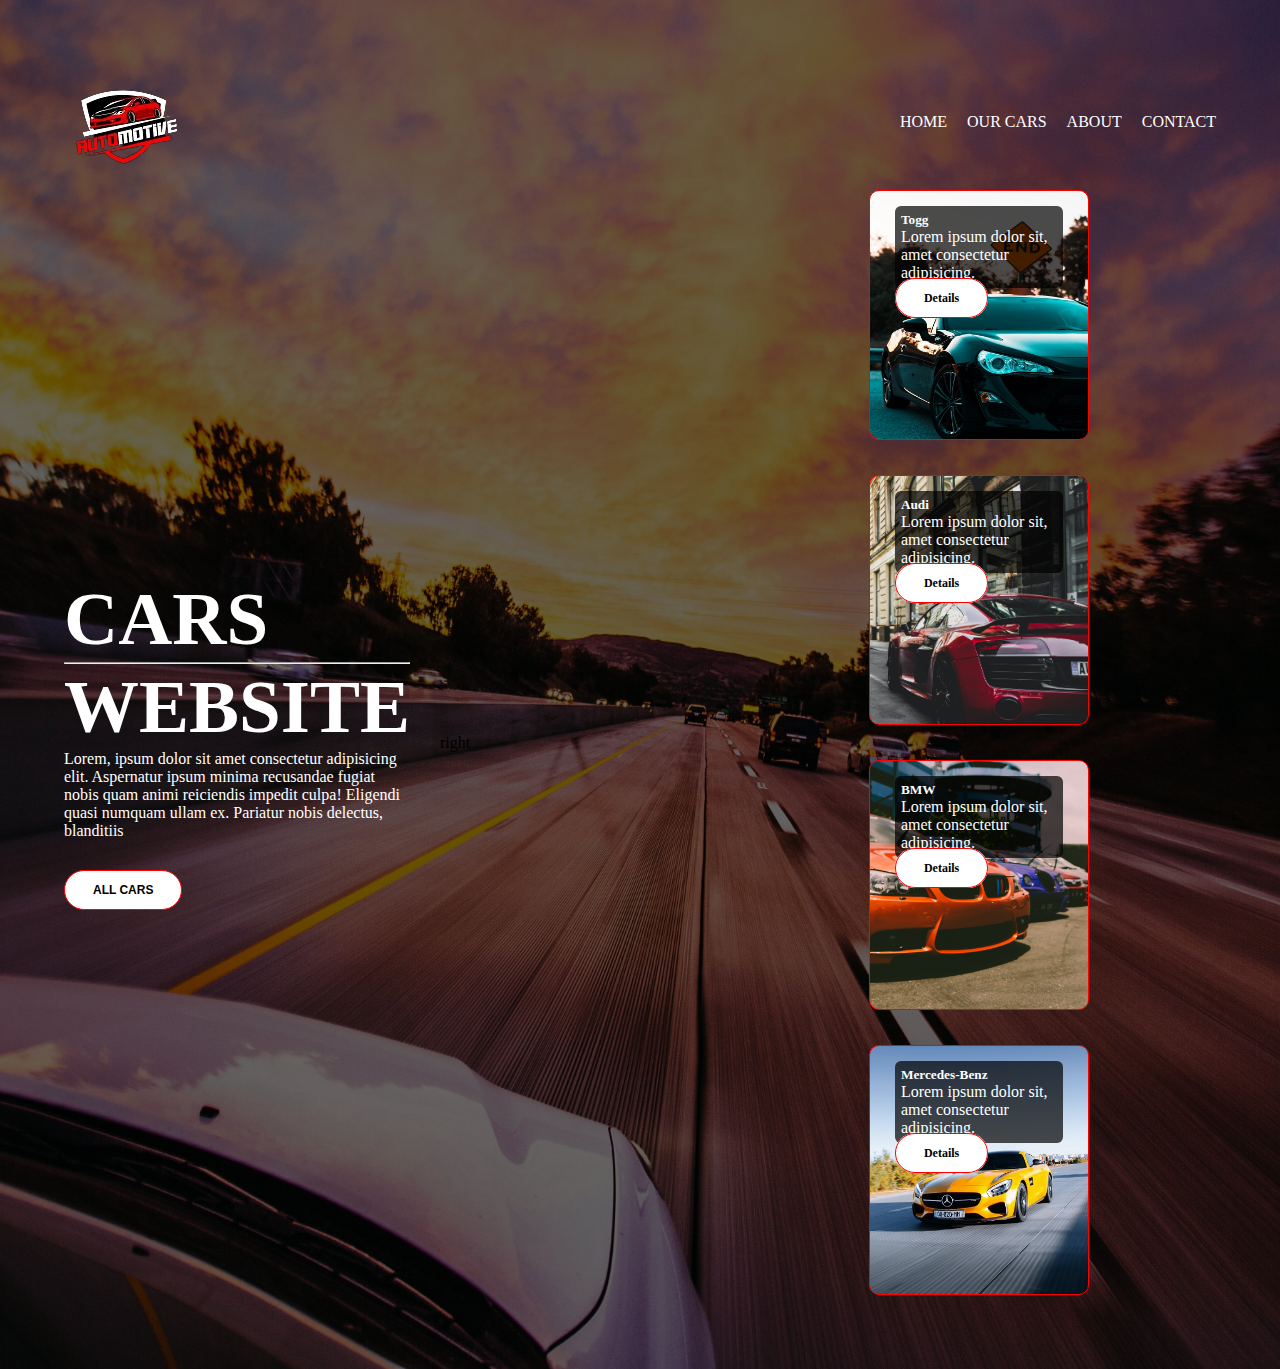
<file: index.html>
<!DOCTYPE html>
<html lang="en">

<head>
    <meta charset="UTF-8">
    <meta name="viewport" content="width=device-width, initial-scale=1.0">
    <link rel="stylesheet" href="https://cdnjs.cloudflare.com/ajax/libs/font-awesome/6.7.2/css/all.min.css"
        integrity="sha512-Evv84Mr4kqVGRNSgIGL/F/aIDqQb7xQ2vcrdIwxfjThSH8CSR7PBEakCr51Ck+w+/U6swU2Im1vVX0SVk9ABhg=="
        crossorigin="anonymous" referrerpolicy="no-referrer" />
    <title>Cars Website</title>
    <link rel="stylesheet" href="style.css">
</head>

<body>


    <div class="container">
        <div class="navbar">

            <a href="#">
                <img src="logo.png" alt="logo">
            </a>
            <nav>
                <ul>
                    <li><a href="index.html">HOME</a></li>
                    <li><a href="ourcars.html">OUR CARS</a></li>
                    <li><a href="about.html">ABOUT</a></li>
                    <li><a href="contact.html">CONTACT</a></li>
                   
                </ul>
            </nav>
        </div>

        <div class="row">
            <div class="col">
                <h1>CARS
                    <hr>
                    WEBSITE
                </h1>
                <p class="desc">
                    Lorem, ipsum dolor sit amet consectetur
                    adipisicing elit. Aspernatur ipsum minima
                    recusandae fugiat nobis quam animi reiciendis
                    impedit culpa! Eligendi quasi numquam ullam ex.
                    Pariatur nobis delectus, blanditiis
                </p>
                <button class="btn">ALL CARS</button>
            </div>
            <div class="col">right</div>
            <div class="cards">
                <div class="card card-1">
                    <div class="card-head">
                        <h5>Togg</h5>
                        <p>
                            Lorem ipsum dolor sit,
                            amet consectetur adipisicing.
                        </p>
                    </div>
                    
                    <a href="togg.html" class="btn">Details</a>
                    
                </div>



                <div class="card card-2">
                    <div class="card-head">
                        <h5>Audi</h5>
                        <p>
                            Lorem ipsum dolor sit,
                            amet consectetur adipisicing.
                        </p>
                    </div>
                   
                    <a href="audi.html" class="btn">Details</a>
                    
                </div>



                <div class="card card-3">
                    <div class="card-head">
                        <h5>BMW</h5>
                        <p>
                            Lorem ipsum dolor sit,
                            amet consectetur adipisicing.
                        </p>
                    </div>
                    
                    <a href="bmw.html" class="btn">Details</a>
                    
                </div>



                <div class="card card-4">
                    <div class="card-head">
                        <h5>Mercedes-Benz</h5>
                        <p>
                            Lorem ipsum dolor sit,
                            amet consectetur adipisicing.
                        </p>
                    </div>
                        
                    <a href="mercedes-benz.html" class="btn">Details</a>
                    
                </div>

            </div>
        </div>
    </div>
</body>

</html>
</file>
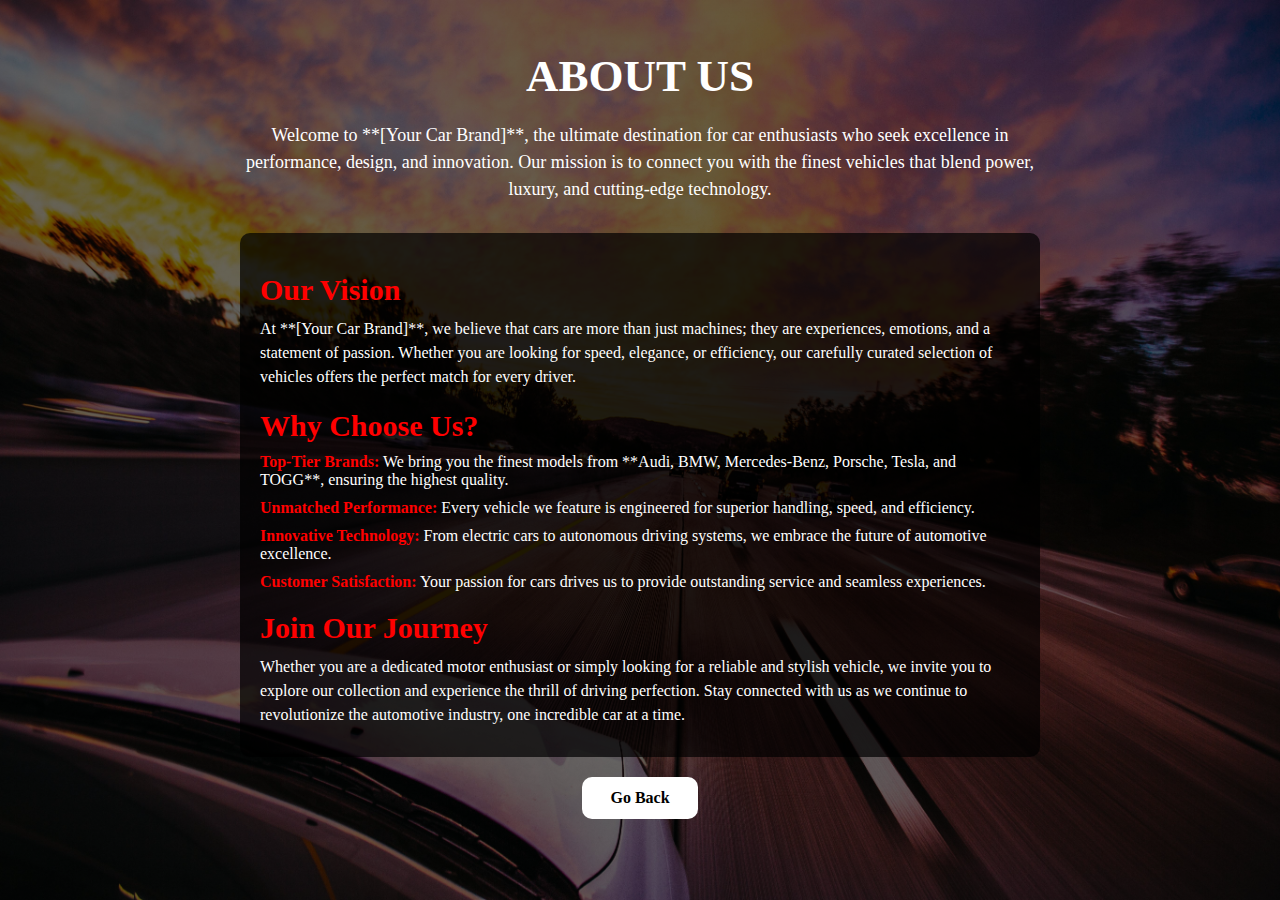
<file: about.html>
<!DOCTYPE html>
<html lang="en">
<head>
    <meta charset="UTF-8">
    <meta name="viewport" content="width=device-width, initial-scale=1.0">
    <title>About Us</title>
    <link rel="stylesheet" href="about.css">
</head>
<body>

    <div class="container">
        <h1>ABOUT US</h1>
        <p class="intro">
            Welcome to **[Your Car Brand]**, the ultimate destination for car enthusiasts who seek excellence in performance, design, and innovation.
            Our mission is to connect you with the finest vehicles that blend power, luxury, and cutting-edge technology.
        </p>

        <div class="content">
            <h2>Our Vision</h2>
            <p>
                At **[Your Car Brand]**, we believe that cars are more than just machines; they are experiences, emotions, and a statement of passion.
                Whether you are looking for speed, elegance, or efficiency, our carefully curated selection of vehicles offers the perfect match for every driver.
            </p>

            <h2>Why Choose Us?</h2>
            <ul>
                <li><strong>Top-Tier Brands:</strong> We bring you the finest models from **Audi, BMW, Mercedes-Benz, Porsche, Tesla, and TOGG**, ensuring the highest quality.</li>
                <li><strong>Unmatched Performance:</strong> Every vehicle we feature is engineered for superior handling, speed, and efficiency.</li>
                <li><strong>Innovative Technology:</strong> From electric cars to autonomous driving systems, we embrace the future of automotive excellence.</li>
                <li><strong>Customer Satisfaction:</strong> Your passion for cars drives us to provide outstanding service and seamless experiences.</li>
            </ul>

            <h2>Join Our Journey</h2>
            <p>
                Whether you are a dedicated motor enthusiast or simply looking for a reliable and stylish vehicle, we invite you to explore our collection and experience the thrill of driving perfection.
                Stay connected with us as we continue to revolutionize the automotive industry, one incredible car at a time.
            </p>
        </div>

        <a href="index.html" class="btn">Go Back</a>
    </div>

</body>
</html>
</file>
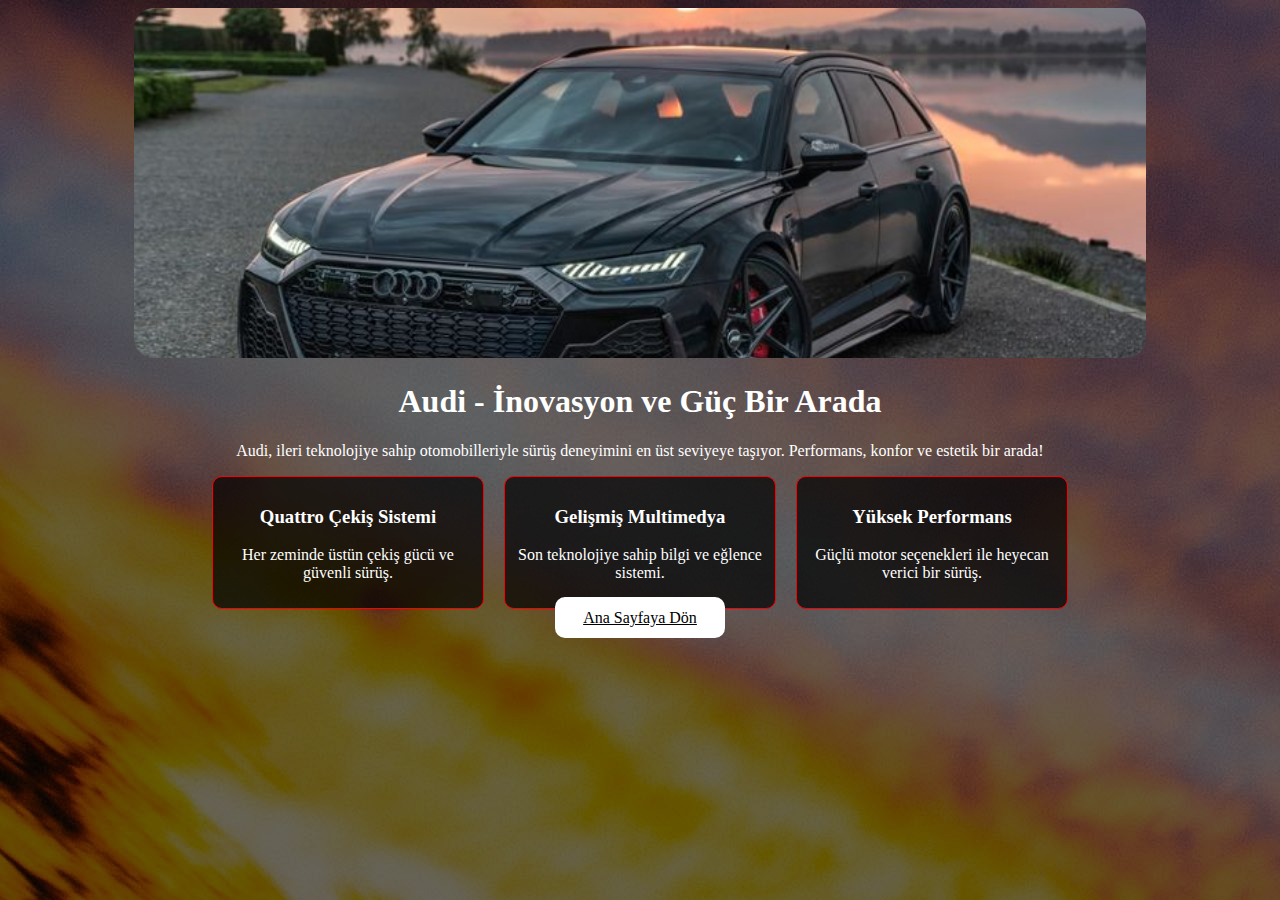
<file: audi.html>
<!DOCTYPE html>
<html lang="en">
<head>
    <meta charset="UTF-8">
    <meta name="viewport" content="width=device-width, initial-scale=1.0">
    <title>Audi</title>
    <link rel="stylesheet" href="audi.css">
</head>
<body>

    <div class="container">
        <img src="audi.jpeg" alt="Audi Banner" class="banner">
        <h1>Audi - İnovasyon ve Güç Bir Arada</h1>
        <p class="desc">
            Audi, ileri teknolojiye sahip otomobilleriyle sürüş deneyimini en üst seviyeye taşıyor. 
            Performans, konfor ve estetik bir arada!
        </p>
        
        <div class="specs">
            <div class="spec">
                <h3>Quattro Çekiş Sistemi</h3>
                <p>Her zeminde üstün çekiş gücü ve güvenli sürüş.</p>
            </div>
            <div class="spec">
                <h3>Gelişmiş Multimedya</h3>
                <p>Son teknolojiye sahip bilgi ve eğlence sistemi.</p>
            </div>
            <div class="spec">
                <h3>Yüksek Performans</h3>
                <p>Güçlü motor seçenekleri ile heyecan verici bir sürüş.</p>
            </div>
        </div>
        
        <a href="index.html" class="btn">Ana Sayfaya Dön</a>
    </div>

</body>
</html>
</file>
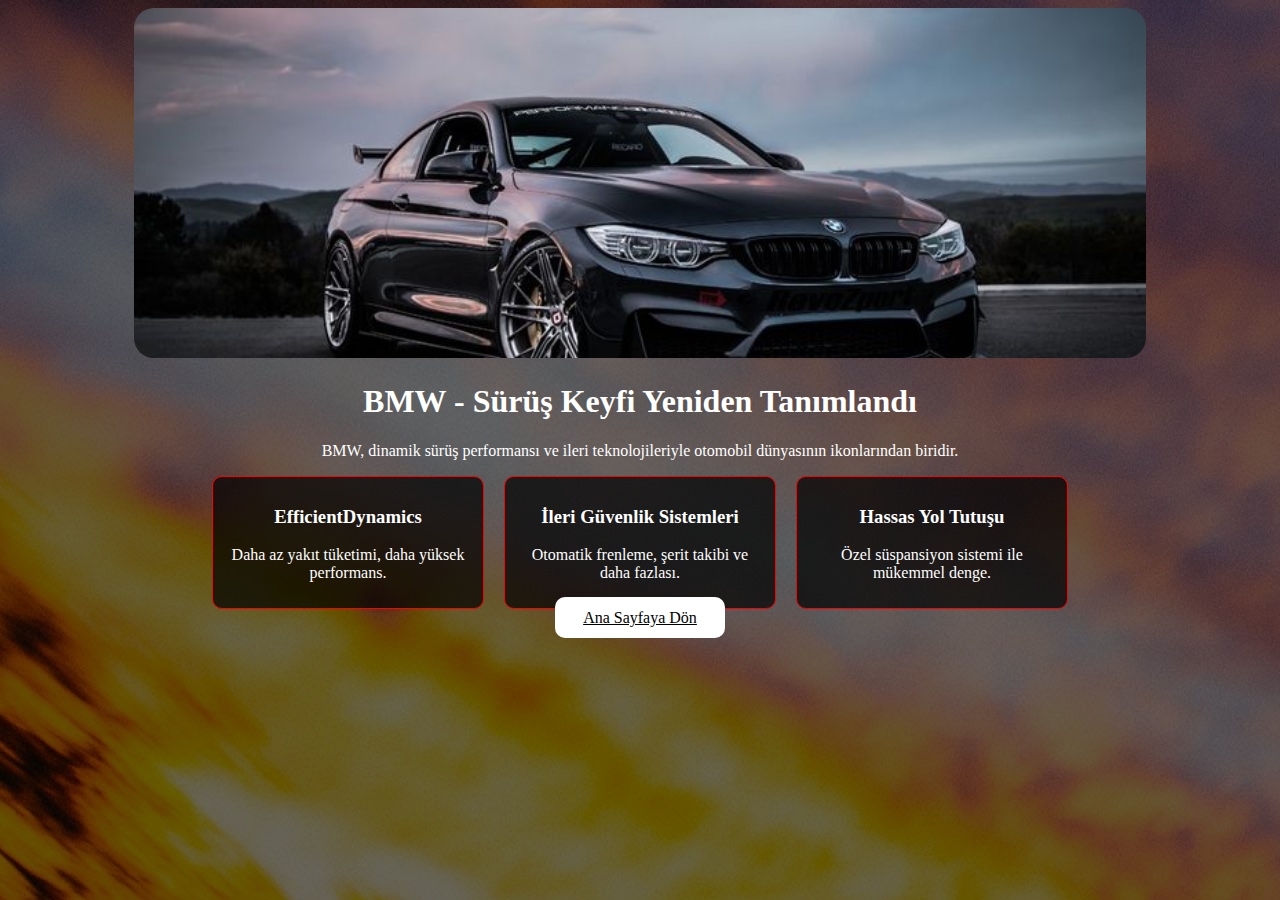
<file: bmw.html>
<!DOCTYPE html>
<html lang="en">
<head>
    <meta charset="UTF-8">
    <meta name="viewport" content="width=device-width, initial-scale=1.0">
    <title>BMW</title>
    <link rel="stylesheet" href="bmw.css">
</head>
<body>

    <div class="container">
        <img src="bmw.jpeg" alt="BMW Banner" class="banner">
        <h1>BMW - Sürüş Keyfi Yeniden Tanımlandı</h1>
        <p class="desc">
            BMW, dinamik sürüş performansı ve ileri teknolojileriyle otomobil dünyasının ikonlarından biridir. 
        </p>
        
        <div class="specs">
            <div class="spec">
                <h3>EfficientDynamics</h3>
                <p>Daha az yakıt tüketimi, daha yüksek performans.</p>
            </div>
            <div class="spec">
                <h3>İleri Güvenlik Sistemleri</h3>
                <p>Otomatik frenleme, şerit takibi ve daha fazlası.</p>
            </div>
            <div class="spec">
                <h3>Hassas Yol Tutuşu</h3>
                <p>Özel süspansiyon sistemi ile mükemmel denge.</p>
            </div>
        </div>
        
        <a href="index.html" class="btn">Ana Sayfaya Dön</a>
    </div>

</body>
</html>
</file>
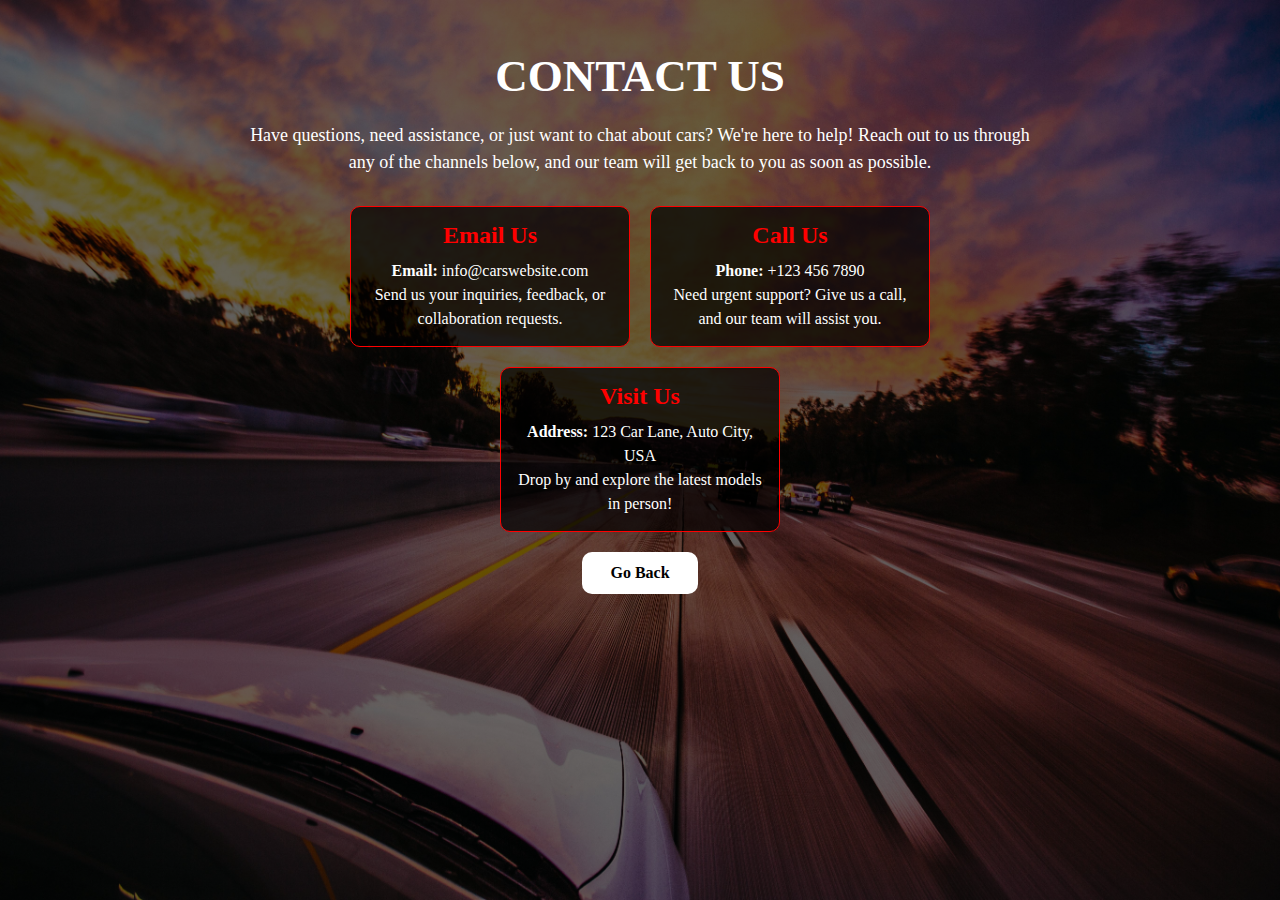
<file: contact.html>
<!DOCTYPE html>
<html lang="en">
<head>
    <meta charset="UTF-8">
    <meta name="viewport" content="width=device-width, initial-scale=1.0">
    <title>Contact Us</title>
    <link rel="stylesheet" href="contact.css">
</head>
<body>

    <div class="container">
        <h1>CONTACT US</h1>
        <p class="intro">
            Have questions, need assistance, or just want to chat about cars? We're here to help! Reach out to us through any of the channels below, and our team will get back to you as soon as possible.
        </p>

        <div class="contact-info">
            <div class="contact-box">
                <h2>Email Us</h2>
                <p><strong>Email:</strong> info@carswebsite.com</p>
                <p>Send us your inquiries, feedback, or collaboration requests.</p>
            </div>
            
            <div class="contact-box">
                <h2>Call Us</h2>
                <p><strong>Phone:</strong> +123 456 7890</p>
                <p>Need urgent support? Give us a call, and our team will assist you.</p>
            </div>

            <div class="contact-box">
                <h2>Visit Us</h2>
                <p><strong>Address:</strong> 123 Car Lane, Auto City, USA</p>
                <p>Drop by and explore the latest models in person!</p>
            </div>
        </div>

        <a href="index.html" class="btn">Go Back</a>
    </div>

</body>
</html>
</file>
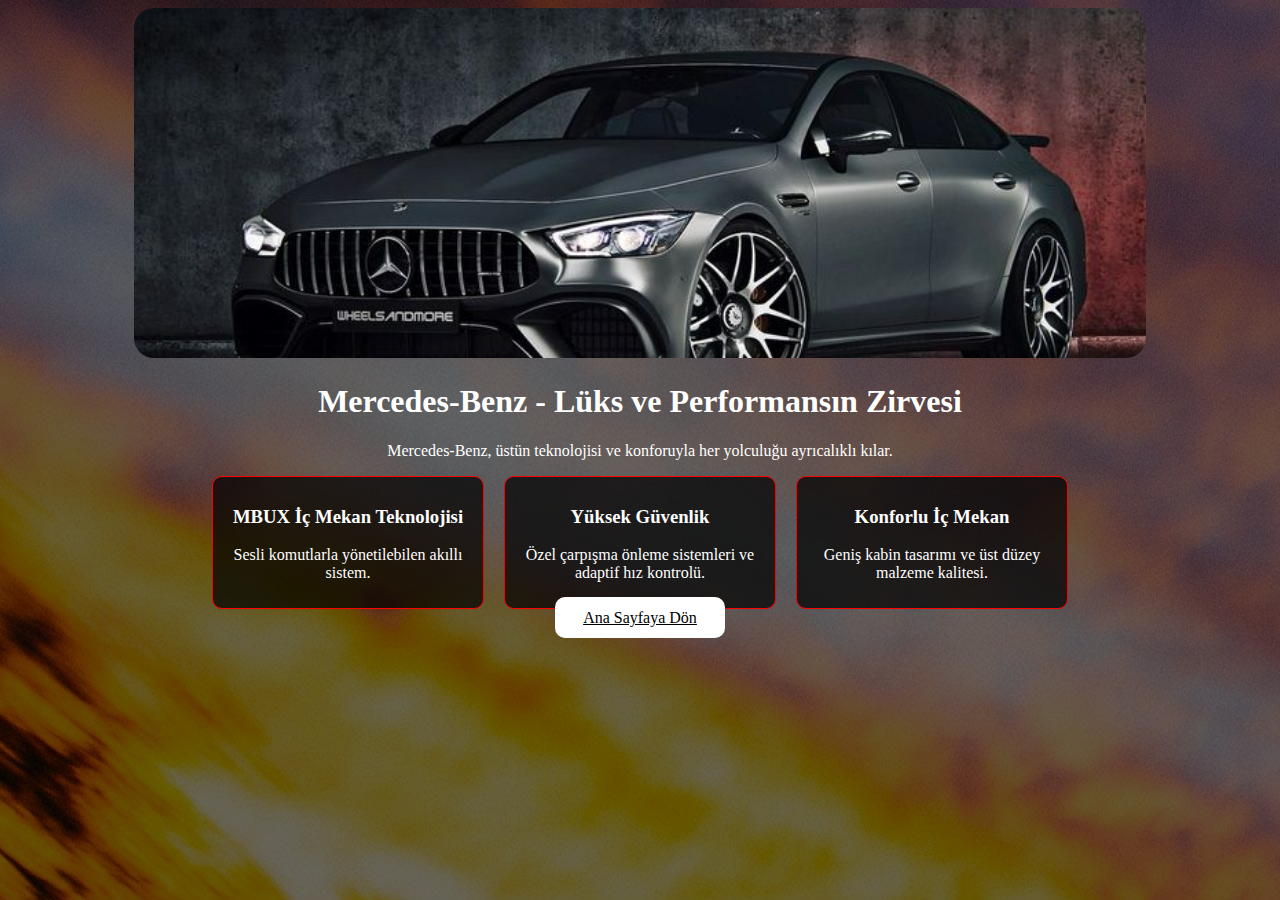
<file: mercedes-benz.html>
<!DOCTYPE html>
<html lang="en">
<head>
    <meta charset="UTF-8">
    <meta name="viewport" content="width=device-width, initial-scale=1.0">
    <title>Mercedes-Benz</title>
    <link rel="stylesheet" href="mercedes-benz.css  ">
</head>
<body>

    <div class="container">
        <img src="mercedes-benz.jpeg" alt="Mercedes-Benz Banner" class="banner">
        <h1>Mercedes-Benz - Lüks ve Performansın Zirvesi</h1>
        <p class="desc">
            Mercedes-Benz, üstün teknolojisi ve konforuyla her yolculuğu ayrıcalıklı kılar.
        </p>
        
        <div class="specs">
            <div class="spec">
                <h3>MBUX İç Mekan Teknolojisi</h3>
                <p>Sesli komutlarla yönetilebilen akıllı sistem.</p>
            </div>
            <div class="spec">
                <h3>Yüksek Güvenlik</h3>
                <p>Özel çarpışma önleme sistemleri ve adaptif hız kontrolü.</p>
            </div>
            <div class="spec">
                <h3>Konforlu İç Mekan</h3>
                <p>Geniş kabin tasarımı ve üst düzey malzeme kalitesi.</p>
            </div>
        </div>
        
        <a href="index.html" class="btn">Ana Sayfaya Dön</a>
    </div>

</body>
</html>
</file>
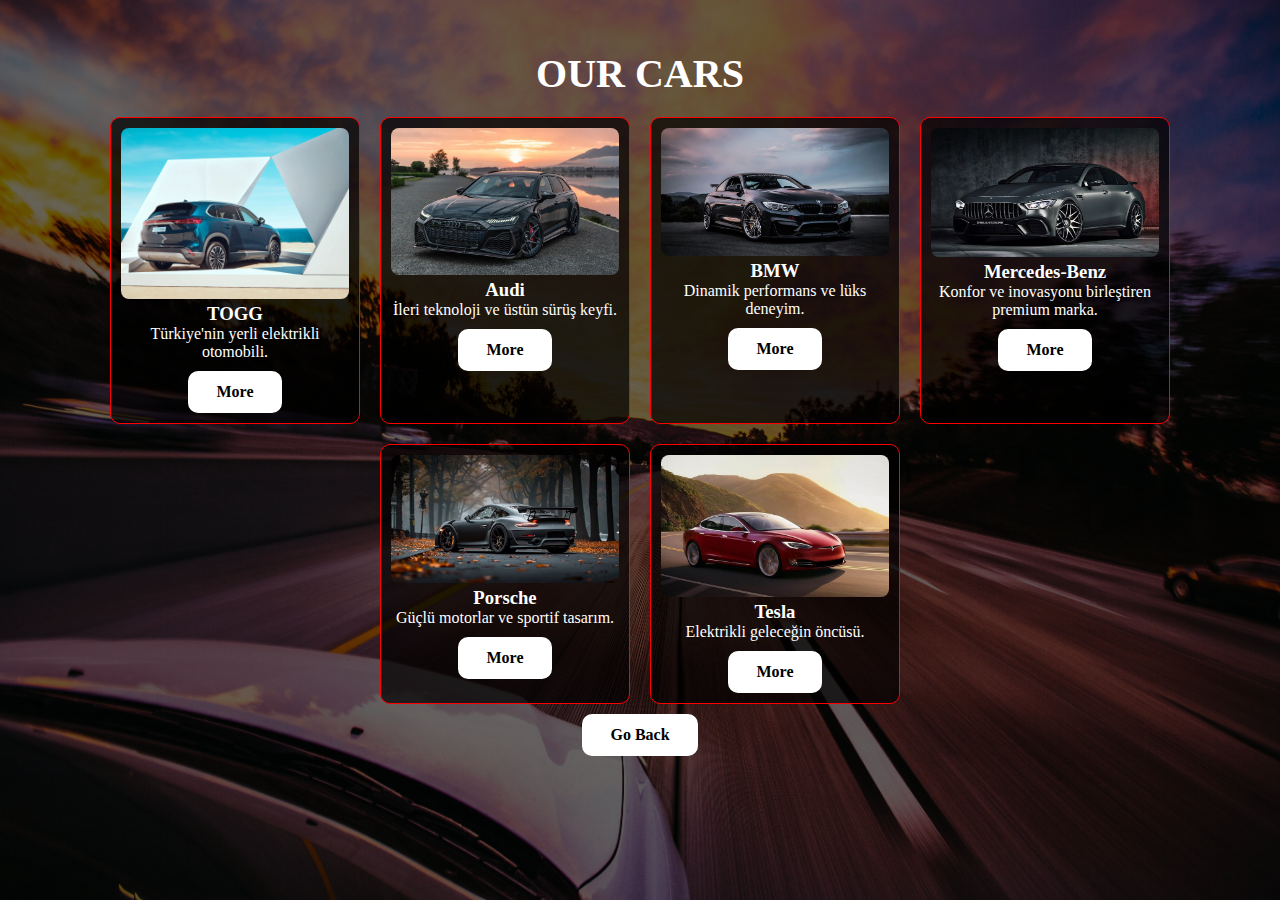
<file: ourcars.html>
<!DOCTYPE html>
<html lang="en">
<head>
    <meta charset="UTF-8">
    <meta name="viewport" content="width=device-width, initial-scale=1.0">
    <title>Our Cars</title>
    <link rel="stylesheet" href="ourcars.css">
</head>
<body>

    <div class="container">
        <h1>OUR CARS</h1>
        <div class="car-list">
            <div class="car">
                <img src="togg.jpeg" alt="TOGG">
                <h3>TOGG</h3>
                <p>Türkiye'nin yerli elektrikli otomobili.</p>
                <a href="togg.html" class="btn">More</a>
            </div>
            <div class="car">
                <img src="audi.jpeg" alt="Audi">
                <h3>Audi</h3>
                <p>İleri teknoloji ve üstün sürüş keyfi.</p>
                <a href="audi.html" class="btn">More</a>
            </div>
            <div class="car">
                <img src="bmw.jpeg" alt="BMW">
                <h3>BMW</h3>
                <p>Dinamik performans ve lüks deneyim.</p>
                <a href="bmw.html" class="btn">More</a>
            </div>
            <div class="car">
                <img src="mercedes-benz.jpeg" alt="Mercedes-Benz">
                <h3>Mercedes-Benz</h3>
                <p>Konfor ve inovasyonu birleştiren premium marka.</p>
                <a href="mercedes.html" class="btn">More</a>
            </div>
            <div class="car">
                <img src="porcshe.jpeg" alt="Porsche">
                <h3>Porsche</h3>
                <p>Güçlü motorlar ve sportif tasarım.</p>
                <a href="porsche.html" class="btn">More</a>
            </div>
            <div class="car">
                <img src="tesla.jpeg" alt="Tesla">
                <h3>Tesla</h3>
                <p>Elektrikli geleceğin öncüsü.</p>
                <a href="tesla.html" class="btn">More</a>
            </div>
        </div>
        <a href="index.html" class="btn">Go Back</a>
    </div>

</body>
</html>
</file>
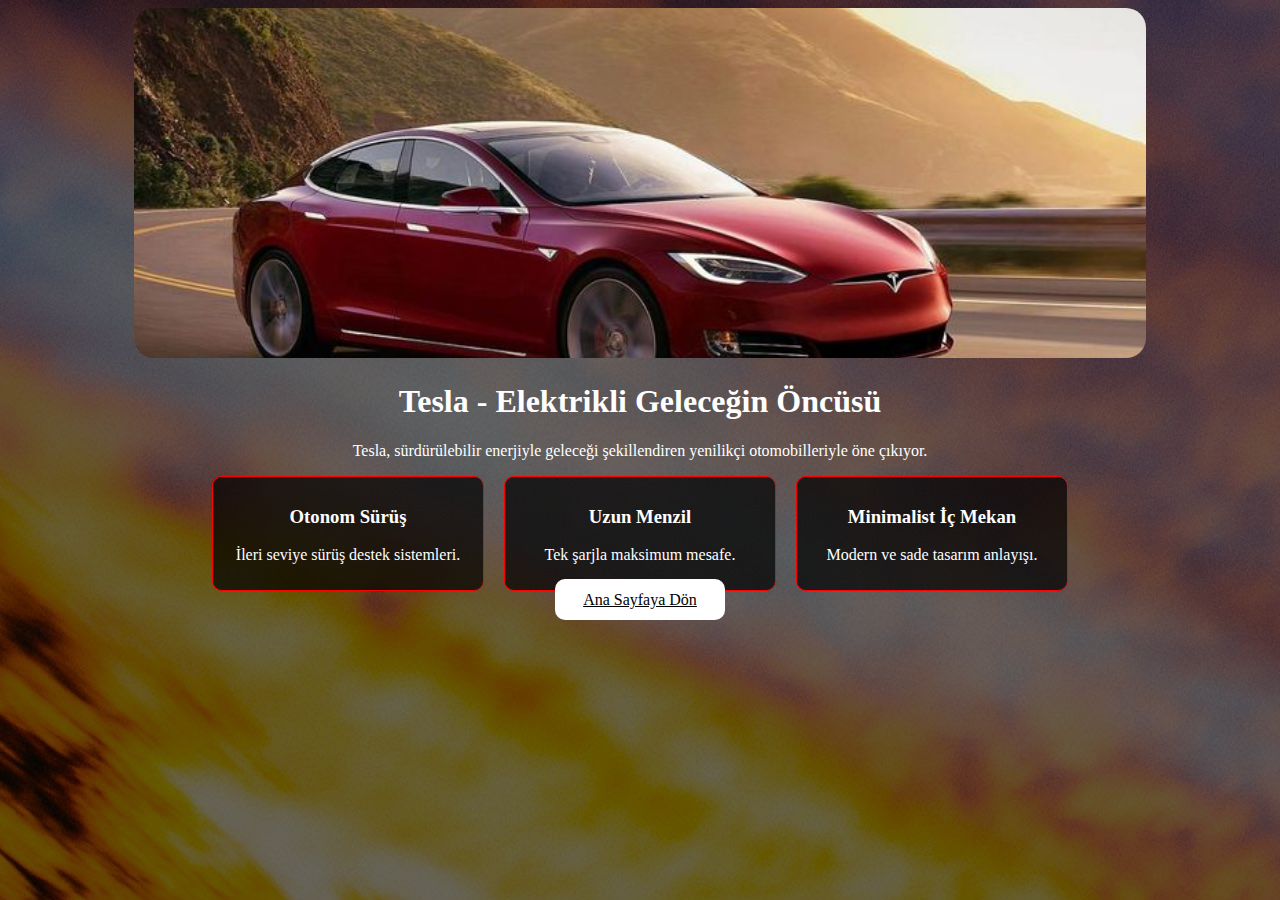
<file: tesla.html>
<!DOCTYPE html>
<html lang="en">
<head>
    <meta charset="UTF-8">
    <meta name="viewport" content="width=device-width, initial-scale=1.0">
    <title>Tesla</title>
    <link rel="stylesheet" href="tesla.css">
</head>
<body>

    <div class="container">
        <img src="tesla.jpeg" alt="Tesla Banner" class="banner">
        <h1>Tesla - Elektrikli Geleceğin Öncüsü</h1>
        <p class="desc">
            Tesla, sürdürülebilir enerjiyle geleceği şekillendiren yenilikçi otomobilleriyle öne çıkıyor.
        </p>
        
        <div class="specs">
            <div class="spec">
                <h3>Otonom Sürüş</h3>
                <p>İleri seviye sürüş destek sistemleri.</p>
            </div>
            <div class="spec">
                <h3>Uzun Menzil</h3>
                <p>Tek şarjla maksimum mesafe.</p>
            </div>
            <div class="spec">
                <h3>Minimalist İç Mekan</h3>
                <p>Modern ve sade tasarım anlayışı.</p>
            </div>
        </div>
        
        <a href="index.html" class="btn">Ana Sayfaya Dön</a>
    </div>

</body>
</html>
</file>
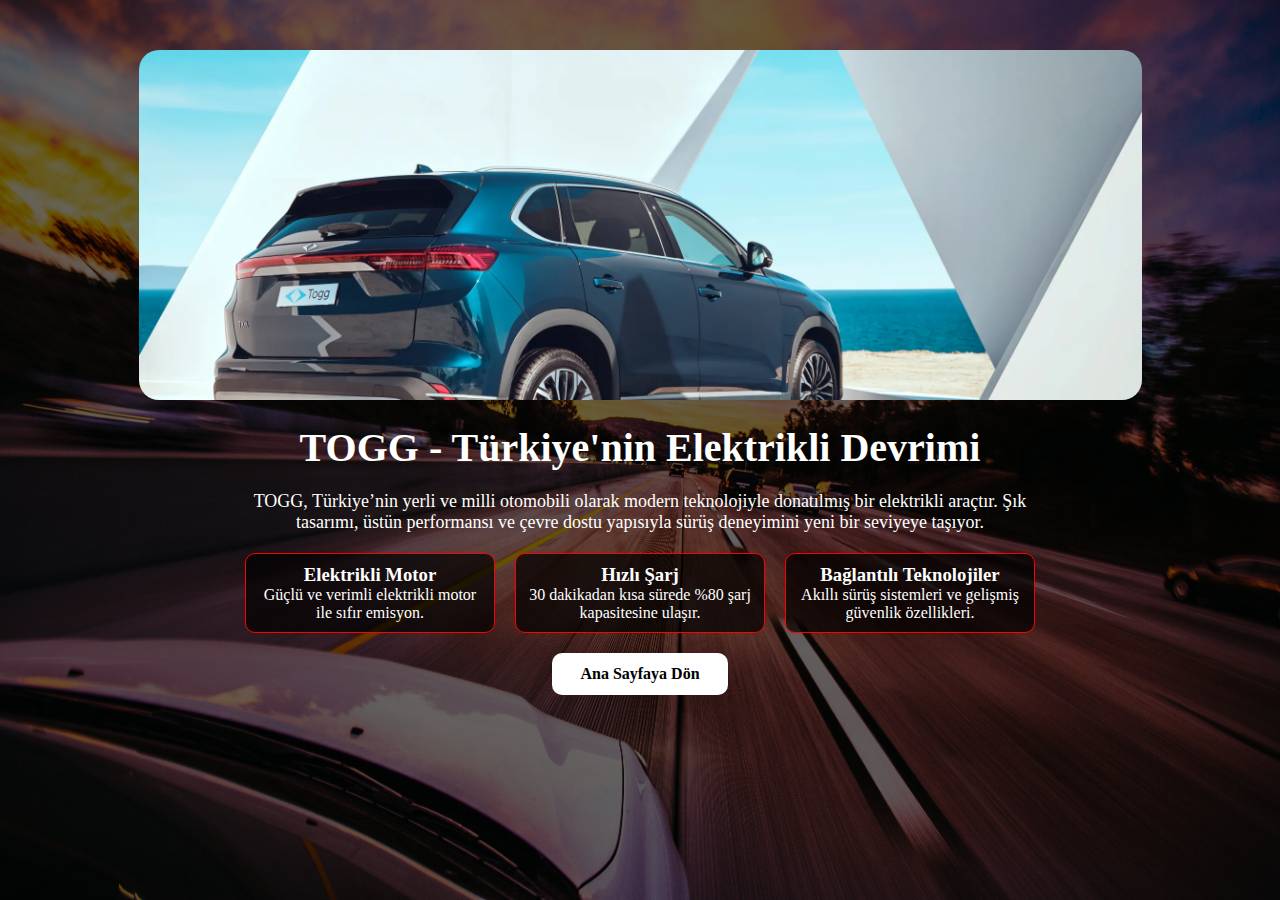
<file: togg.html>
<!DOCTYPE html>
<html lang="en">
<head>
    <meta charset="UTF-8">
    <meta name="viewport" content="width=device-width, initial-scale=1.0">
    <title>TOGG</title>
    <link rel="stylesheet" href="togg.css">
</head>
<body>

    <div class="container">
        <div class="banner-box">
            <img src="togg.jpeg" alt="TOGG Banner" class="banner">
        </div>
        
        <h1>TOGG - Türkiye'nin Elektrikli Devrimi</h1>
        <p class="desc">
            TOGG, Türkiye’nin yerli ve milli otomobili olarak modern teknolojiyle donatılmış bir elektrikli araçtır. 
            Şık tasarımı, üstün performansı ve çevre dostu yapısıyla sürüş deneyimini yeni bir seviyeye taşıyor.
        </p>
        
        <div class="specs">
            <div class="spec">
                <h3>Elektrikli Motor</h3>
                <p>Güçlü ve verimli elektrikli motor ile sıfır emisyon.</p>
            </div>
            <div class="spec">
                <h3>Hızlı Şarj</h3>
                <p>30 dakikadan kısa sürede %80 şarj kapasitesine ulaşır.</p>
            </div>
            <div class="spec">
                <h3>Bağlantılı Teknolojiler</h3>
                <p>Akıllı sürüş sistemleri ve gelişmiş güvenlik özellikleri.</p>
            </div>
        </div>
        
        <a href="index.html" class="btn">Ana Sayfaya Dön</a>
    </div>

</body>
</html>
</file>
<file: style.css>
* {
    margin: 0;
    padding: 0;
    box-sizing: border-box;
}

.container {
    width: 100%;
    min-height: 100vh;
    padding: 5%;
    background-image: linear-gradient(rgba(0,0,0,0.6), rgba(0,0,0,0.6)), url(./bg.png);
    background-position: center;
    background-size: cover;
    display: flex;
    flex-direction: column;
}

.navbar {
    height: 12%;
    display: flex;
    justify-content: space-between;
    align-items: center;
}

.btn {
    padding: 12px 28px;
    font-size: 12px;
    font-weight: 700;
    margin-top: 30px;
    cursor: pointer;
    color: #000;
    background-color: #FFF;
    border-radius: 20px;
    border: 1px solid red;
    text-decoration: none;
    transition: ease 0.5s;
}

.btn:hover {
    background-color: #000;
    color: #FFF;
    border-color: #FFF;
}

nav ul {
    list-style: none;
    display: flex;
    gap: 20px;
}

nav ul li a {
    color: #fff;
    text-decoration: none;
    transition: ease 0.5s;
}

nav ul li a:hover {
    color: #000;
}

.row {
    display: flex;
    align-items: center;
    gap: 30px;
    height: 88%;
    justify-content: space-between;
}

.col {
    flex-basis: 50%;
}

.col.left {
    text-align: left;
    color: #FFF; /* Beyaz metin */
}

.cards {
    display: flex;
    justify-content: center; /* Ortalayıp bozulmayı engelle */
    flex-wrap: wrap;
    gap: 15px;
}

.card {
    width: 220px;
    height: 250px;
    background-position: center;
    background-size: cover;
    border-radius: 10px;
    padding: 15px 25px;
    cursor: pointer;
    border: 1px solid red;
    position: relative;
    margin: 10px;
    transition: ease 0.5s;
}

.card .card-head {
    background-color: rgba(0,0,0,0.7);
    color: #FFF;
    border-radius: 6px;
    padding: 6px;
}

.card:hover {
    transform: translateY(-10px);
    border-color: #FFF;
}

.card .card-bottom {
    position: absolute;
    bottom: 26px;
}

.card.card-1 {
    background-image: url(./pic-1.png);
}

.card.card-2 {
    background-image: url(./pic-2.png);
}

.card.card-3 {
    background-image: url(./pic-3.png);
}

.card.card-4 {
    background-image: url(./pic-4.png);
}

/* ✅ Responsive Bozulmayı Önleme */
@media (max-width: 768px) {
    .row {
        flex-direction: column;
        align-items: center;
        text-align: center;
    }

    .cards {
        justify-content: center;
    }

    h1 {
        font-size: 60px;
    }

    .col {
        flex-basis: 100%;
    }
}

@media (max-width: 600px) {
    .navbar nav ul {
        flex-direction: column;
        gap: 10px;
        text-align: center;
    }
}
h1{
     color: #FFF; font-size: 75px; 
    } 
.desc{
     font-size: 16px; color: #FFF;
}
</file>
<file: about.css>
* {
    margin: 0;
    padding: 0;
    box-sizing: border-box;
}

body {
    background-image: linear-gradient(rgba(0,0,0,0.6), rgba(0,0,0,0.6)), url('./bg.png');
    background-position: center;
    background-size: cover;
    background-attachment: fixed;
    color: #FFF;
    text-align: center;
}

.container {
    padding: 50px;
    max-width: 900px;
    margin: auto;
}

h1 {
    font-size: 45px;
    margin-bottom: 20px;
}

.intro {
    font-size: 18px;
    margin-bottom: 30px;
    line-height: 1.5;
}

.content {
    text-align: left;
    background-color: rgba(0,0,0,0.7);
    padding: 20px;
    border-radius: 10px;
}

h2 {
    font-size: 30px;
    margin-top: 20px;
    color: red;
}

p {
    font-size: 16px;
    line-height: 1.5;
    margin: 10px 0;
}

ul {
    list-style: none;
    padding: 0;
}

ul li {
    font-size: 16px;
    margin: 10px 0;
}

strong {
    color: red;
}

.btn {
    display: inline-block;
    margin-top: 20px;
    padding: 12px 28px;
    background-color: #FFF;
    color: #000;
    border-radius: 10px;
    text-decoration: none;
    font-weight: bold;
    transition: ease 0.5s;
}

.btn:hover {
    background-color: red;
    color: #FFF;
}
</file>
<file: audi.css>
/* Genel Stil */
body {
    background: linear-gradient(rgba(0,0,0,0.6), rgba(0,0,0,0.6)), url('./bg.png');
    text-align: center;
    color: #FFF;
}

/* Banner */
.banner-wrapper {
    position: relative;
    display: flex; /* Görselin tam ortalanmasını sağlamak için flex kullan */
    justify-content: center; /* Yatayda merkeze al */
    align-items: center; /* Dikeyde merkeze al */
}

.banner {
    width: 80%; /* Görseli biraz küçültmek */
    max-height: 350px; /* Daha dengeli bir boyut */
    object-fit: cover;
    object-position: center; /* Görseli tam ortalamak için ekledik */
    border-radius: 20px; /* Kenarları biraz daha ovalleştirmek */
    transition: ease 0.5s;
}

.banner:hover {
    transform: scale(1.05); /* Üzerine gelince hafif büyüme efekti */
}


/* İçerik */
.specs {
    display: flex;
    justify-content: center;
    gap: 20px;
    flex-wrap: wrap;
}

.spec {
    width: 250px;
    padding: 10px;
    border: 1px solid red;
    border-radius: 10px;
    background-color: rgba(0,0,0,0.7);
}

.btn {
    padding: 12px 28px;
    background-color: #FFF;
    color: #000;
    border-radius: 10px;
    transition: ease 0.5s;
}

.btn:hover {
    background-color: red;
    color: #FFF;
}
</file>
<file: bmw.css>
body {
    background: linear-gradient(rgba(0,0,0,0.6), rgba(0,0,0,0.6)), url('./bg.png');
    text-align: center;
    color: #FFF;
}

.banner-wrapper {
    position: relative;
    display: flex; /* Görselin tam ortalanmasını sağlamak için flex kullan */
    justify-content: center; /* Yatayda merkeze al */
    align-items: center; /* Dikeyde merkeze al */
}

.banner {
    width: 80%; /* Görseli biraz küçültmek */
    max-height: 350px; /* Daha dengeli bir boyut */
    object-fit: cover;
    object-position: center; /* Görseli tam ortalamak için ekledik */
    border-radius: 20px; /* Kenarları biraz daha ovalleştirmek */
    transition: ease 0.5s;
}

.banner:hover {
    transform: scale(1.05); /* Üzerine gelince hafif büyüme efekti */
}


.specs {
    display: flex;
    justify-content: center;
    gap: 20px;
    flex-wrap: wrap;
}

.spec {
    width: 250px;
    padding: 10px;
    border: 1px solid red;
    border-radius: 10px;
    background-color: rgba(0,0,0,0.7);
}

.btn {
    padding: 12px 28px;
    background-color: #FFF;
    color: #000;
    border-radius: 10px;
    transition: ease 0.5s;
}

.btn:hover {
    background-color: red;
    color: #FFF;
}
</file>
<file: contact.css>
* {
    margin: 0;
    padding: 0;
    box-sizing: border-box;
}

body {
    background-image: linear-gradient(rgba(0,0,0,0.6), rgba(0,0,0,0.6)), url('./bg.png');
    background-position: center;
    background-size: cover;
    background-attachment: fixed;
    color: #FFF;
    text-align: center;
}

.container {
    padding: 50px;
    max-width: 900px;
    margin: auto;
}

h1 {
    font-size: 45px;
    margin-bottom: 20px;
}

.intro {
    font-size: 18px;
    margin-bottom: 30px;
    line-height: 1.5;
}

.contact-info {
    display: flex;
    justify-content: center;
    flex-wrap: wrap;
    gap: 20px;
}

.contact-box {
    width: 280px;
    padding: 15px;
    border: 1px solid red;
    border-radius: 10px;
    background-color: rgba(0,0,0,0.7);
    text-align: center;
}

h2 {
    font-size: 24px;
    color: red;
    margin-bottom: 10px;
}

p {
    font-size: 16px;
    line-height: 1.5;
}

.btn {
    display: inline-block;
    margin-top: 20px;
    padding: 12px 28px;
    background-color: #FFF;
    color: #000;
    border-radius: 10px;
    text-decoration: none;
    font-weight: bold;
    transition: ease 0.5s;
}

.btn:hover {
    background-color: red;
    color: #FFF;
}
</file>
<file: mercedes-benz.css>
body {
    background: linear-gradient(rgba(0,0,0,0.6), rgba(0,0,0,0.6)), url('./bg.png');
    text-align: center;
    color: #FFF;
}

.banner-wrapper {
    position: relative;
    display: flex; /* Görselin tam ortalanmasını sağlamak için flex kullan */
    justify-content: center; /* Yatayda merkeze al */
    align-items: center; /* Dikeyde merkeze al */
}

.banner {
    width: 80%; /* Görseli biraz küçültmek */
    max-height: 350px; /* Daha dengeli bir boyut */
    object-fit: cover;
    object-position: center; /* Görseli tam ortalamak için ekledik */
    border-radius: 20px; /* Kenarları biraz daha ovalleştirmek */
    transition: ease 0.5s;
}

.banner:hover {
    transform: scale(1.05); /* Üzerine gelince hafif büyüme efekti */
}


.specs {
    display: flex;
    justify-content: center;
    gap: 20px;
    flex-wrap: wrap;
}

.spec {
    width: 250px;
    padding: 10px;
    border: 1px solid red;
    border-radius: 10px;
    background-color: rgba(0,0,0,0.7);
}

.btn {
    padding: 12px 28px;
    background-color: #FFF;
    color: #000;
    border-radius: 10px;
    transition: ease 0.5s;
}

.btn:hover {
    background-color: red;
    color: #FFF;
}
</file>
<file: ourcars.css>
* {
    margin: 0;
    padding: 0;
    box-sizing: border-box;
}

body {
    background-image: linear-gradient(rgba(0,0,0,0.6), rgba(0,0,0,0.6)), url('./bg.png');
    background-position: center;
    background-size: cover;
    background-attachment: fixed;
    color: #FFF;
    text-align: center;
}

.container {
    padding: 50px;
}

h1 {
    font-size: 40px;
    margin-bottom: 20px;
}

.car-list {
    display: flex;
    justify-content: center;
    gap: 20px;
    flex-wrap: wrap;
}

.car {
    width: 250px;
    padding: 10px;
    border: 1px solid red;
    border-radius: 10px;
    background-color: rgba(0,0,0,0.7);
    text-align: center;
}

.car img {
    width: 100%;
    border-radius: 8px;
}

.btn {
    display: inline-block;
    margin-top: 10px;
    padding: 12px 28px;
    background-color: #FFF;
    color: #000;
    border-radius: 10px;
    text-decoration: none;
    font-weight: bold;
    transition: ease 0.5s;
}

.btn:hover {
    background-color: red;
    color: #FFF;
}
</file>
<file: tesla.css>
body {
    background: linear-gradient(rgba(0,0,0,0.6), rgba(0,0,0,0.6)), url('./bg.png');
    text-align: center;
    color: #FFF;
}

.banner-wrapper {
    position: relative;
    display: flex; /* Görselin tam ortalanmasını sağlamak için flex kullan */
    justify-content: center; /* Yatayda merkeze al */
    align-items: center; /* Dikeyde merkeze al */
}

.banner {
    width: 80%; /* Görseli biraz küçültmek */
    max-height: 350px; /* Daha dengeli bir boyut */
    object-fit: cover;
    object-position: center; /* Görseli tam ortalamak için ekledik */
    border-radius: 20px; /* Kenarları biraz daha ovalleştirmek */
    transition: ease 0.5s;
}

.banner:hover {
    transform: scale(1.05); /* Üzerine gelince hafif büyüme efekti */
}


.specs {
    display: flex;
    justify-content: center;
    gap: 20px;
    flex-wrap: wrap;
}

.spec {
    width: 250px;
    padding: 10px;
    border: 1px solid red;
    border-radius: 10px;
    background-color: rgba(0,0,0,0.7);
}

.btn {
    padding: 12px 28px;
    background-color: #FFF;
    color: #000;
    border-radius: 10px;
    transition: ease 0.5s;
}

.btn:hover {
    background-color: red;
    color: #FFF;
}
</file>
<file: togg.css>
* {
    margin: 0;
    padding: 0;
    box-sizing: border-box;
}

body {
    background-image: linear-gradient(rgba(0,0,0,0.6), rgba(0,0,0,0.6)), url('./bg.png');
    background-position: center;
    background-size: cover;
    background-attachment: fixed;
    color: #FFF;
    text-align: center;
}

.container {
    padding: 50px;
}

.banner-wrapper {
    position: relative;
    display: flex; /* Görselin tam ortalanmasını sağlamak için flex kullan */
    justify-content: center; /* Yatayda merkeze al */
    align-items: center; /* Dikeyde merkeze al */
}

.banner {
    width: 85%; /* Görseli biraz küçültmek */
    max-height: 350px; /* Daha dengeli bir boyut */
    object-fit: cover;
    object-position: center; /* Görseli tam ortalamak için ekledik */
    border-radius: 20px; /* Kenarları biraz daha ovalleştirmek */
    transition: ease 0.5s;
}

.banner:hover {
    transform: scale(1.05); /* Üzerine gelince hafif büyüme efekti */
}



.overlay {
    position: absolute;
    top: 0;
    left: 0;
    width: 100%;
    height: 100%;
    background: linear-gradient(rgba(0, 0, 0, 0.3), rgba(255, 255, 255, 0.1)); /* Yavaş geçişli efekt */
    border-radius: 10px;
}

h1 {
    font-size: 40px;
    margin-top: 20px;
}

.desc {
    font-size: 18px;
    margin: 20px 0;
    max-width: 800px;
    margin-left: auto;
    margin-right: auto;
}

.specs {
    display: flex;
    justify-content: center;
    gap: 20px;
    flex-wrap: wrap;
   
}

.spec {
    width: 250px;
    padding: 10px;
    border: 1px solid red;
    border-radius: 10px;
    background-color: rgba(0,0,0,0.7);
    
}
.spec:hover{
    transform: scale(1.05);
}

.btn {
    display: inline-block;
    margin-top: 20px;
    padding: 12px 28px;
    background-color: #FFF;
    color: #000;
    border-radius: 10px;
    text-decoration: none;
    font-weight: bold;
    transition: ease 0.5s;
}

.btn:hover {
    background-color: red;
    color: #FFF;
    transform: scale(1.10);
}
</file>
